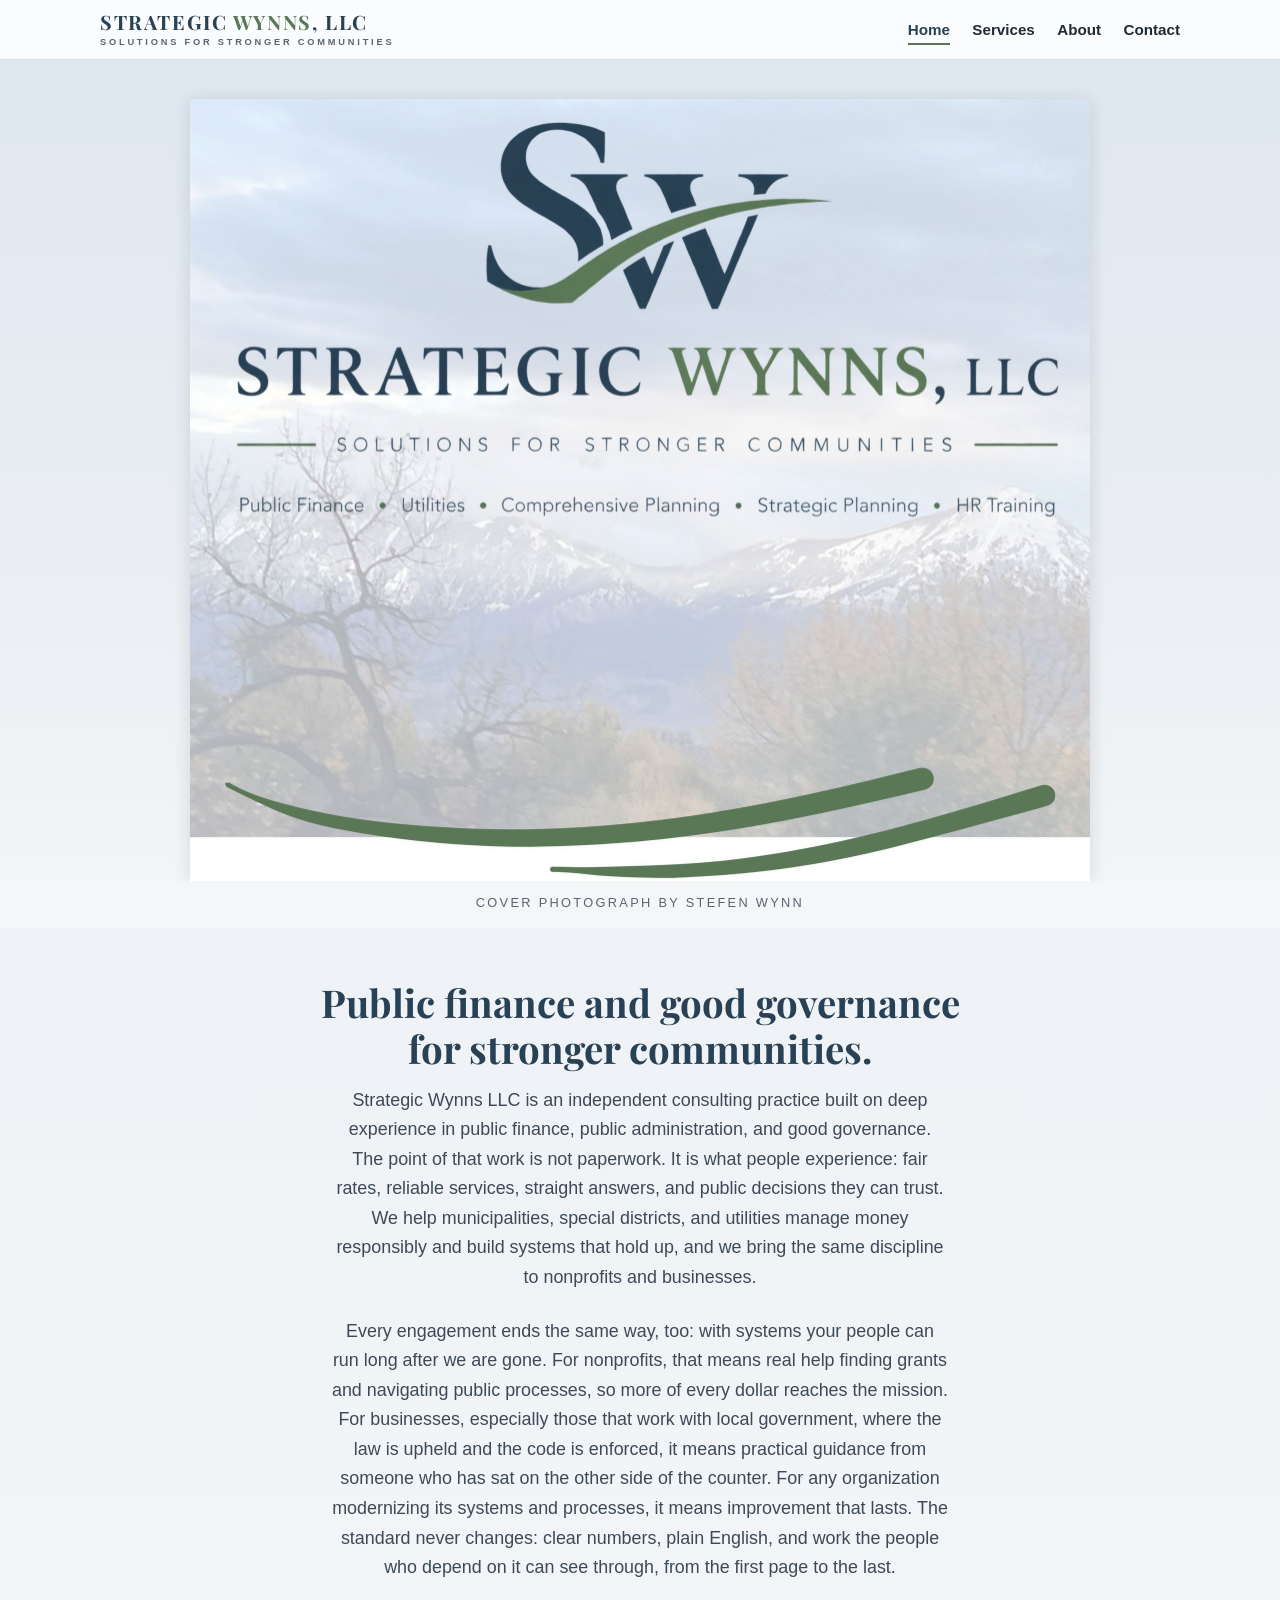
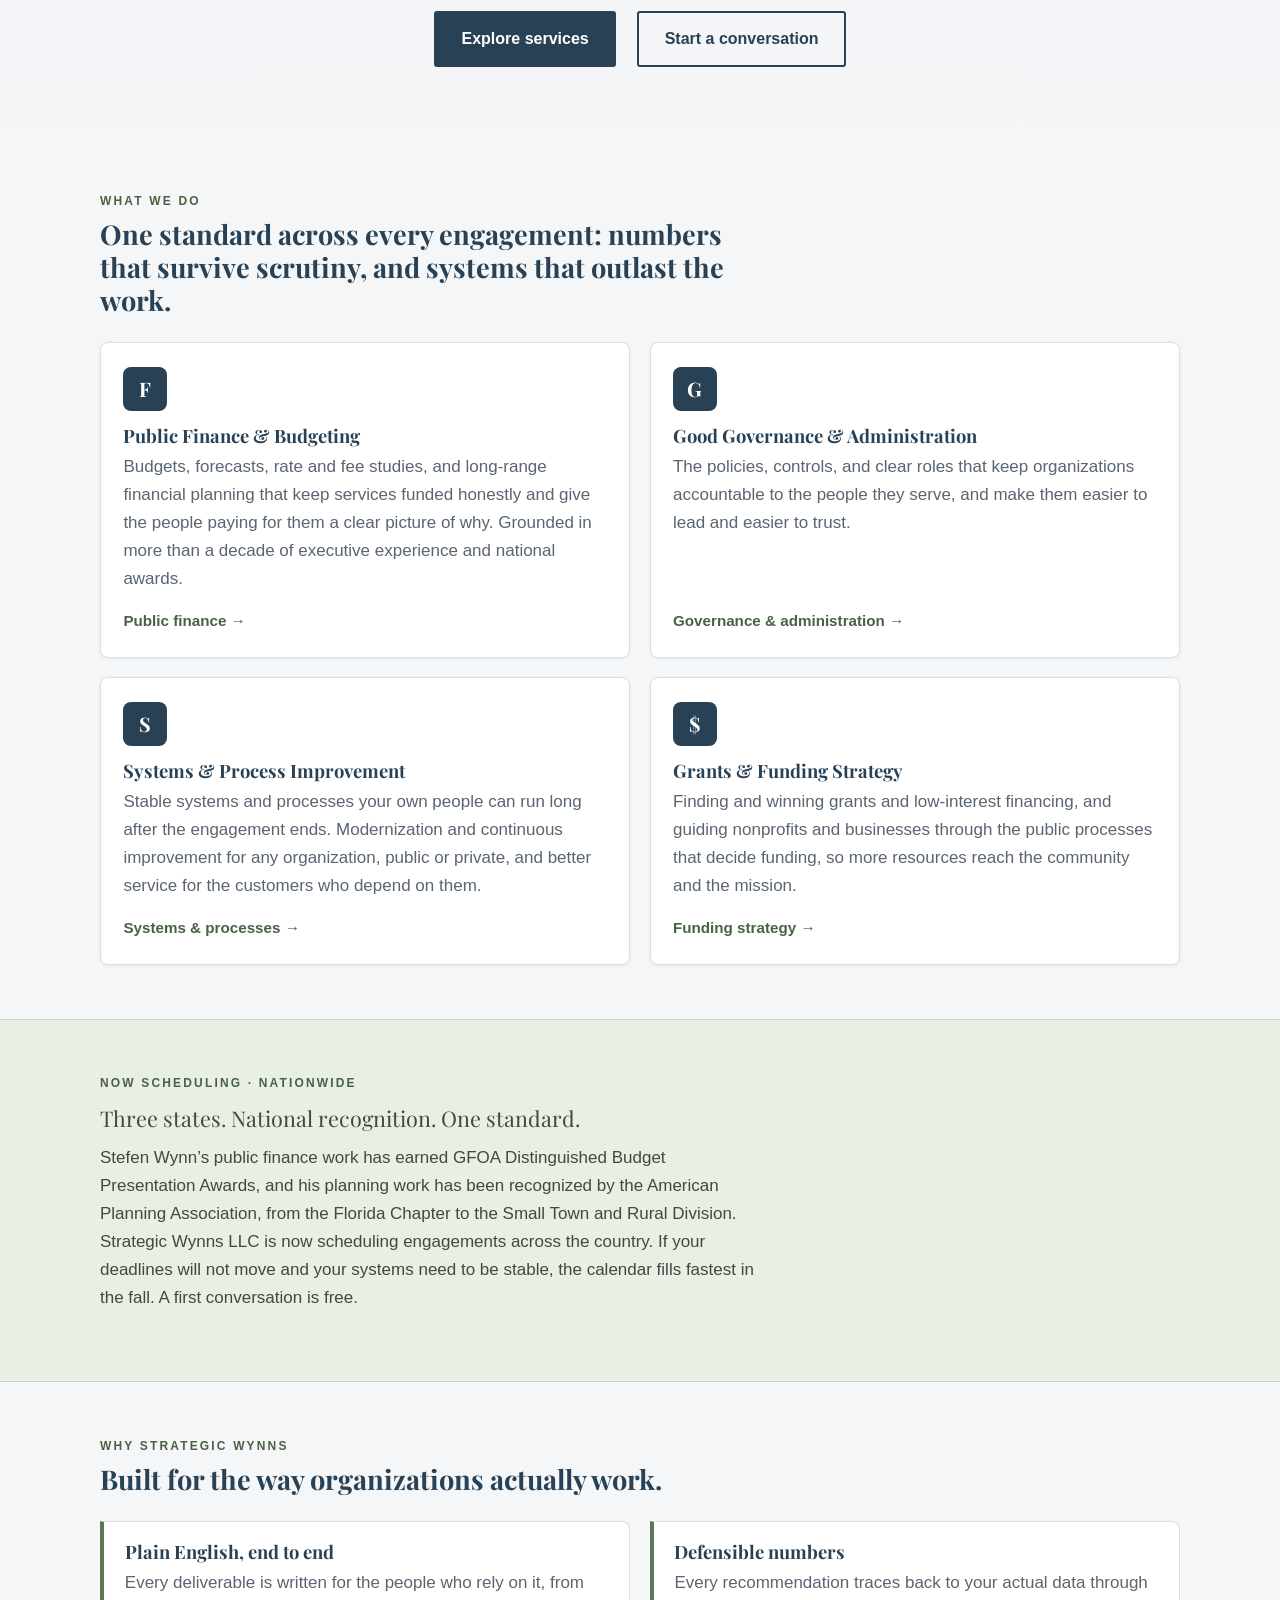
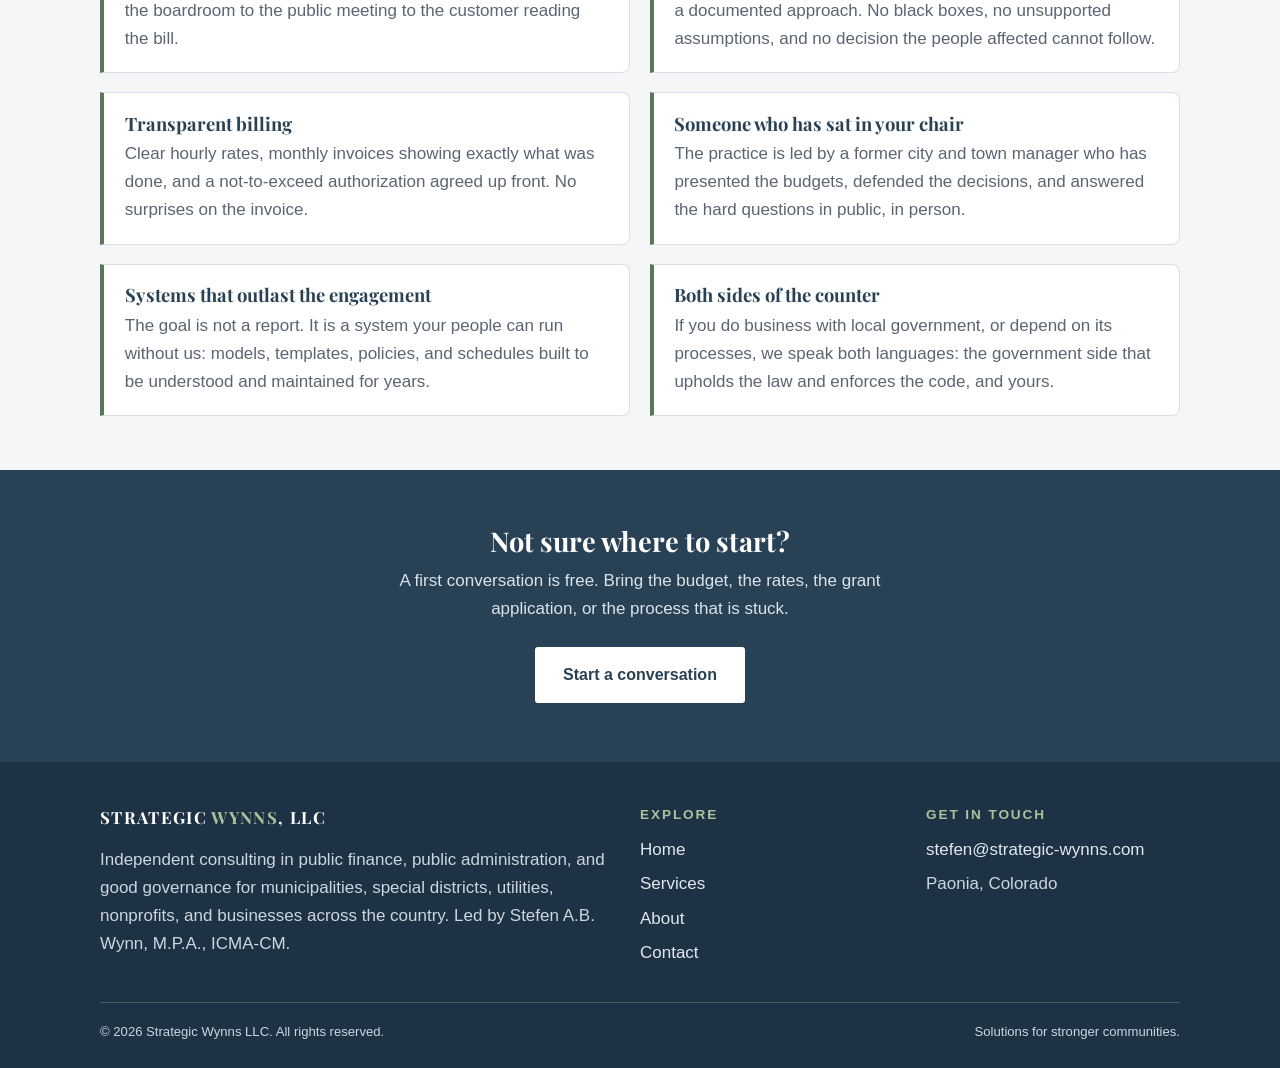
<file: index.html>
<!DOCTYPE html>
<html lang="en">
<head>
<meta charset="utf-8">
<meta name="viewport" content="width=device-width, initial-scale=1">
<title>Strategic Wynns LLC | Public Finance &amp; Governance Consulting</title>
<meta name="description" content="Strategic Wynns LLC serves municipalities, special districts, utilities, nonprofits, and businesses with public finance, budgeting, rate studies, governance, and systems and process improvement. Led by Stefen A.B. Wynn, M.P.A., ICMA-CM.">
<meta name="robots" content="index,follow">
<meta name="theme-color" content="#284155">
<meta property="og:title" content="Strategic Wynns LLC | Public Finance &amp; Governance Consulting">
<meta property="og:description" content="Strategic Wynns LLC serves municipalities, special districts, utilities, nonprofits, and businesses with public finance, budgeting, rate studies, governance, and systems and process improvement. Led by Stefen A.B. Wynn, M.P.A., ICMA-CM.">
<meta property="og:url" content="https://strategic-wynns.com/">
<meta property="og:image" content="https://strategic-wynns.com/assets/cover-top.jpg">
<link rel="canonical" href="https://strategic-wynns.com/">
<link rel="preconnect" href="https://fonts.googleapis.com">
<link rel="preconnect" href="https://fonts.gstatic.com" crossorigin>
<link href="https://fonts.googleapis.com/css2?family=Playfair+Display:wght@600;700;800&display=swap" rel="stylesheet">
<link rel="icon" type="image/png" href="assets/favicon.png">
<link rel="stylesheet" href="assets/styles.css">
</head>
<body>

<a class="skip" href="#main">Skip to content</a>
<header>
  <div class="container nav">
    <a class="brand" href="index.html">
      <span class="wordmark">STRATEGIC <span class="g">WYNNS</span>, LLC<span class="sub">Solutions for Stronger Communities</span></span>
    </a>
    <nav aria-label="Main"><ul><li><a href="index.html" aria-current="page">Home</a></li><li><a href="services.html">Services</a></li><li><a href="about.html">About</a></li><li><a href="contact.html">Contact</a></li></ul></nav>
  </div>
</header>

<main id="main">

<section class="cover-hero">
  <img src="assets/cover.jpg" alt="Strategic Wynns LLC cover artwork: SW monogram, wordmark, and tagline over a mountain landscape. Public Finance · Utilities · Comprehensive Planning · Strategic Planning · HR Training. Cover photograph by Stefen Wynn.">
  <p class="cover-credit">Cover photograph by Stefen Wynn</p>
</section>

<section class="intro">
  <div class="container">
    <h1>Public finance and good governance for stronger communities.</h1>
    <p class="lead">Strategic Wynns LLC is an independent consulting practice built on deep
    experience in public finance, public administration, and good governance. The point of
    that work is not paperwork. It is what people experience: fair rates, reliable services,
    straight answers, and public decisions they can trust. We help municipalities, special
    districts, and utilities manage money responsibly and build systems that hold up, and we
    bring the same discipline to nonprofits and businesses.</p>
    <p class="lead">Every engagement ends the same way, too: with systems your people can run
    long after we are gone. For nonprofits, that means real help finding grants and navigating
    public processes, so more of every dollar reaches the mission. For businesses, especially
    those that work with local government, where the law is upheld and the code is enforced,
    it means practical guidance from someone who has sat on the other side of the counter. For
    any organization modernizing its systems and processes, it means improvement that lasts.
    The standard never changes: clear numbers, plain English, and work the people who depend
    on it can see through, from the first page to the last.</p>
    <p>
      <a class="btn btn-solid" href="services.html">Explore services</a>
      <a class="btn btn-ghost" href="contact.html">Start a conversation</a>
    </p>
  </div>
</section>

<section>
  <div class="container">
    <div class="sec-head">
      <span class="kicker">What we do</span>
      <h2>One standard across every engagement: numbers that survive scrutiny, and systems that outlast the work.</h2>
    </div>
    <div class="cards">
      <div class="card">
        <div class="icon">F</div>
        <h3>Public Finance &amp; Budgeting</h3>
        <p>Budgets, forecasts, rate and fee studies, and long-range financial planning that
        keep services funded honestly and give the people paying for them a clear picture of
        why. Grounded in more than a decade of executive experience and national awards.</p>
        <a class="more" href="services.html#finance">Public finance</a>
      </div>
      <div class="card">
        <div class="icon">G</div>
        <h3>Good Governance &amp; Administration</h3>
        <p>The policies, controls, and clear roles that keep organizations accountable to the
        people they serve, and make them easier to lead and easier to trust.</p>
        <a class="more" href="services.html#governance">Governance &amp; administration</a>
      </div>
      <div class="card">
        <div class="icon">S</div>
        <h3>Systems &amp; Process Improvement</h3>
        <p>Stable systems and processes your own people can run long after the engagement
        ends. Modernization and continuous improvement for any organization, public or
        private, and better service for the customers who depend on them.</p>
        <a class="more" href="services.html#systems">Systems &amp; processes</a>
      </div>
      <div class="card">
        <div class="icon">$</div>
        <h3>Grants &amp; Funding Strategy</h3>
        <p>Finding and winning grants and low-interest financing, and guiding nonprofits and
        businesses through the public processes that decide funding, so more resources reach
        the community and the mission.</p>
        <a class="more" href="services.html#grants">Funding strategy</a>
      </div>
    </div>
  </div>
</section>

<!-- Standing policy: no client names on the site unless the client approves -->
<section class="band">
  <div class="container">
    <span class="kicker">Now scheduling &middot; nationwide</span>
    <p class="work-line">Three states. National recognition. One standard.</p>
    <p>Stefen Wynn&rsquo;s public finance work has earned GFOA Distinguished Budget
    Presentation Awards, and his planning work has been recognized by the American Planning
    Association, from the Florida Chapter to the Small Town and Rural Division. Strategic
    Wynns LLC is now scheduling engagements across the country. If your deadlines will not
    move and your systems need to be stable, the calendar fills fastest in the fall. A first
    conversation is free.</p>
  </div>
</section>

<section>
  <div class="container">
    <div class="sec-head">
      <span class="kicker">Why Strategic Wynns</span>
      <h2>Built for the way organizations actually work.</h2>
    </div>
    <div class="values">
      <div class="value">
        <h3>Plain English, end to end</h3>
        <p>Every deliverable is written for the people who rely on it, from the boardroom to
        the public meeting to the customer reading the bill.</p>
      </div>
      <div class="value">
        <h3>Defensible numbers</h3>
        <p>Every recommendation traces back to your actual data through a documented approach.
        No black boxes, no unsupported assumptions, and no decision the people affected cannot
        follow.</p>
      </div>
      <div class="value">
        <h3>Transparent billing</h3>
        <p>Clear hourly rates, monthly invoices showing exactly what was done, and a
        not-to-exceed authorization agreed up front. No surprises on the invoice.</p>
      </div>
      <div class="value">
        <h3>Someone who has sat in your chair</h3>
        <p>The practice is led by a former city and town manager who has presented the
        budgets, defended the decisions, and answered the hard questions in public, in
        person.</p>
      </div>
      <div class="value">
        <h3>Systems that outlast the engagement</h3>
        <p>The goal is not a report. It is a system your people can run without us: models,
        templates, policies, and schedules built to be understood and maintained for years.</p>
      </div>
      <div class="value">
        <h3>Both sides of the counter</h3>
        <p>If you do business with local government, or depend on its processes, we speak both
        languages: the government side that upholds the law and enforces the code, and
        yours.</p>
      </div>
    </div>
  </div>
</section>

<section class="cta">
  <div class="container">
    <h2>Not sure where to start?</h2>
    <p>A first conversation is free. Bring the budget, the rates, the grant application, or
    the process that is stuck.</p>
    <a class="btn btn-solid" href="contact.html">Start a conversation</a>
  </div>
</section>

</main>

<footer>
  <div class="container">
    <div class="foot-grid">
      <div>
        <div class="foot-brand">
          <span class="wm">STRATEGIC <span class="g">WYNNS</span>, LLC</span>
        </div>
        <p>Independent consulting in public finance, public administration, and good
        governance for municipalities, special districts, utilities, nonprofits, and
        businesses across the country. Led by Stefen A.B. Wynn, M.P.A., ICMA-CM.</p>
      </div>
      <div>
        <h4>Explore</h4>
        <ul>
          <li><a href="index.html">Home</a></li>
          <li><a href="services.html">Services</a></li>
          <li><a href="about.html">About</a></li>
          <li><a href="contact.html">Contact</a></li>
        </ul>
      </div>
      <div>
        <h4>Get in touch</h4>
        <ul>
          <li><a href="mailto:stefen@strategic-wynns.com">stefen@strategic-wynns.com</a></li>
          <li>Paonia, Colorado</li>
        </ul>
      </div>
    </div>
    <div class="fineprint">
      <span>&copy; 2026 Strategic Wynns LLC. All rights reserved.</span>
      <span>Solutions for stronger communities.</span>
    </div>
  </div>
</footer>

</body>
</html>
</file>
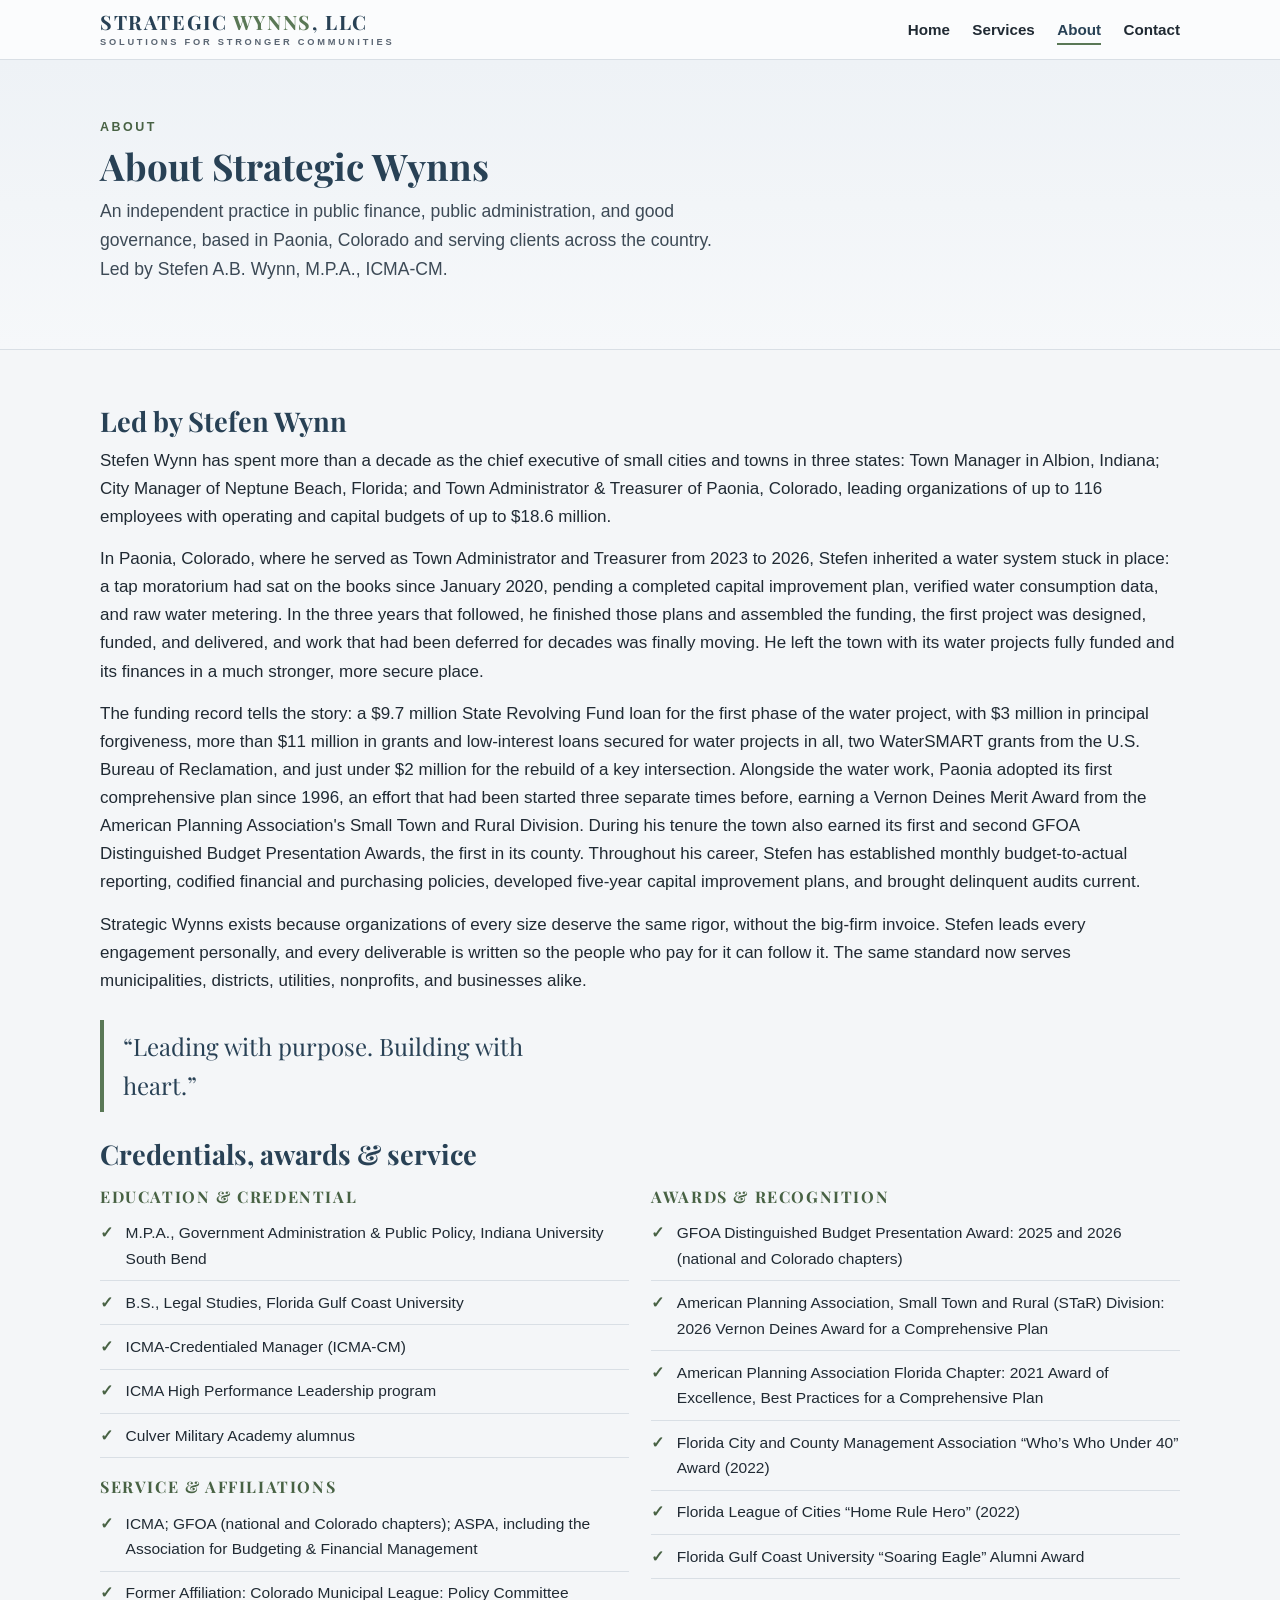
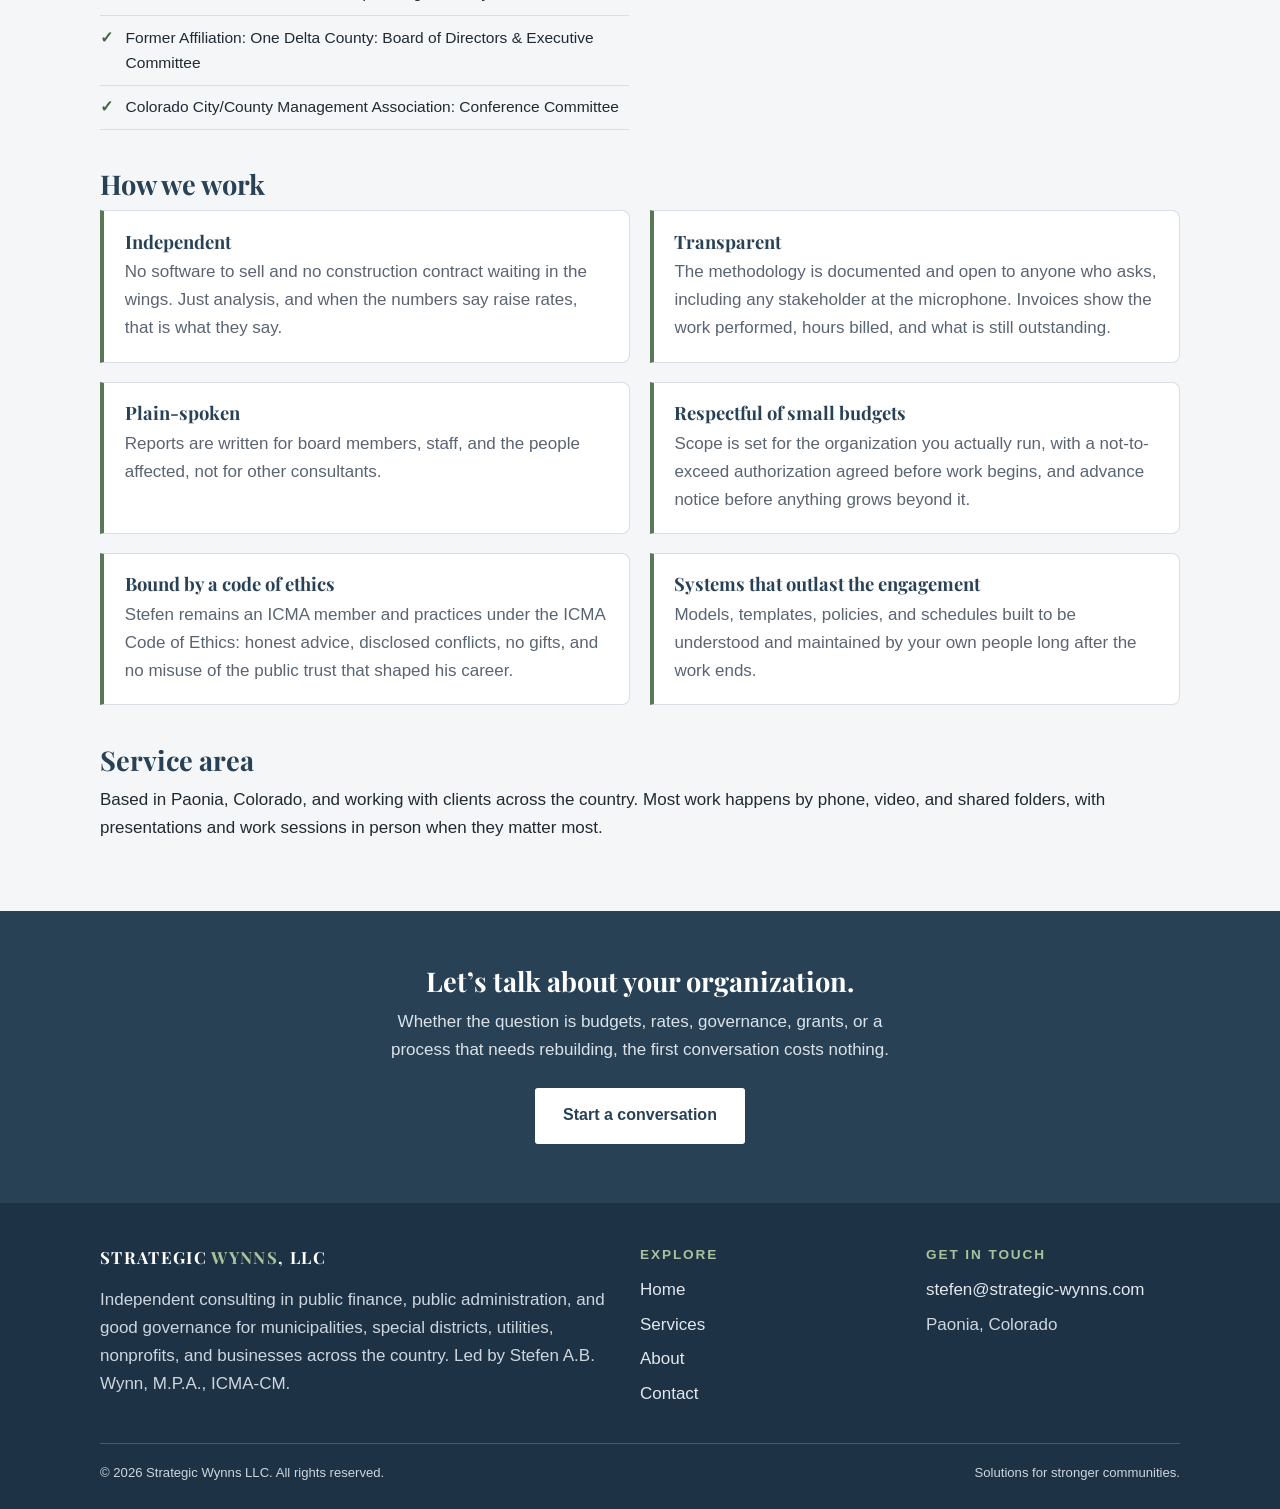
<file: about.html>
<!DOCTYPE html>
<html lang="en">
<head>
<meta charset="utf-8">
<meta name="viewport" content="width=device-width, initial-scale=1">
<title>About | Strategic Wynns LLC | Stefen A.B. Wynn, M.P.A., ICMA-CM</title>
<meta name="description" content="About Strategic Wynns LLC: an independent practice in public finance, public administration, and good governance, led by Stefen A.B. Wynn, M.P.A., ICMA-Credentialed Manager, with more than a decade leading organizations in three states.">
<meta name="robots" content="index,follow">
<meta name="theme-color" content="#284155">
<meta property="og:title" content="About | Strategic Wynns LLC | Stefen A.B. Wynn, M.P.A., ICMA-CM">
<meta property="og:description" content="About Strategic Wynns LLC: an independent practice in public finance, public administration, and good governance, led by Stefen A.B. Wynn, M.P.A., ICMA-Credentialed Manager, with more than a decade leading organizations in three states.">
<meta property="og:url" content="https://strategic-wynns.com/about.html">
<meta property="og:image" content="https://strategic-wynns.com/assets/cover-top.jpg">
<link rel="canonical" href="https://strategic-wynns.com/about.html">
<link rel="preconnect" href="https://fonts.googleapis.com">
<link rel="preconnect" href="https://fonts.gstatic.com" crossorigin>
<link href="https://fonts.googleapis.com/css2?family=Playfair+Display:wght@600;700;800&display=swap" rel="stylesheet">
<link rel="icon" type="image/png" href="assets/favicon.png">
<link rel="stylesheet" href="assets/styles.css">
</head>
<body>

<a class="skip" href="#main">Skip to content</a>
<header>
  <div class="container nav">
    <a class="brand" href="index.html">
      <span class="wordmark">STRATEGIC <span class="g">WYNNS</span>, LLC<span class="sub">Solutions for Stronger Communities</span></span>
    </a>
    <nav aria-label="Main"><ul><li><a href="index.html">Home</a></li><li><a href="services.html">Services</a></li><li><a href="about.html" aria-current="page">About</a></li><li><a href="contact.html">Contact</a></li></ul></nav>
  </div>
</header>

<main id="main">

<section class="page-head">
  <div class="container">
    <span class="eyebrow">About</span>
    <h1>About Strategic Wynns</h1>
    <p class="lead">An independent practice in public finance, public administration, and good
    governance, based in Paonia, Colorado and serving clients across the country. Led by
    Stefen A.B. Wynn, M.P.A., ICMA-CM.</p>
  </div>
</section>

<section>
  <div class="container">
    <h2>Led by Stefen Wynn</h2>
    <p>Stefen Wynn has spent more than a decade as the chief executive of small cities and
    towns in three states: Town Manager in Albion, Indiana; City Manager of Neptune Beach,
    Florida; and Town Administrator &amp; Treasurer of Paonia, Colorado, leading organizations
    of up to 116 employees with operating and capital budgets of up to $18.6 million.</p>
    <p><p>In Paonia, Colorado, where he served as Town Administrator and Treasurer from 2023 to
    2026, Stefen inherited a water system stuck in place: a tap moratorium had sat on the books
    since January 2020, pending a completed capital improvement plan, verified water
    consumption data, and raw water metering. In the three years that followed, he finished
    those plans and assembled the funding, the first project was designed, funded, and
    delivered, and work that had been deferred for decades was finally moving. He left the town
    with its water projects fully funded and its finances in a much stronger,
    more secure place.</p>
    <p>The funding record tells the story: a $9.7 million State Revolving Fund loan for the
    first phase of the water project, with $3 million in principal forgiveness, more than
    $11 million in grants and low-interest loans secured for water projects in all, two WaterSMART grants from the U.S. Bureau of Reclamation, and just under $2 million
    for the rebuild of a key intersection. Alongside the water work, Paonia adopted its first
    comprehensive plan since 1996, an effort that had been started three separate times before,
    earning a Vernon Deines Merit Award from the American Planning Association's Small Town and
    Rural Division. During his tenure the town also earned its first and second GFOA
    Distinguished Budget Presentation Awards, the first in its county. Throughout his career,
    Stefen has established monthly budget-to-actual reporting, codified financial and
    purchasing policies, developed five-year capital improvement plans, and brought delinquent
    audits current.</p>
    <p>Strategic Wynns exists because organizations of every size deserve the same rigor,
    without the big-firm invoice. Stefen leads every engagement personally, and every
    deliverable is written so the people who pay for it can follow it. The same standard now
    serves municipalities, districts, utilities, nonprofits, and businesses alike.</p>

    <blockquote class="pull">&ldquo;Leading with purpose. Building with heart.&rdquo;</blockquote>

    <h2>Credentials, awards &amp; service</h2>
    <div class="cred-grid">
      <div>
        <h3>Education &amp; credential</h3>
        <ul>
          <li>M.P.A., Government Administration &amp; Public Policy, Indiana University South Bend</li>
          <li>B.S., Legal Studies, Florida Gulf Coast University</li>
          <li>ICMA-Credentialed Manager (ICMA-CM)</li>
          <li>ICMA High Performance Leadership program</li>
          <li>Culver Military Academy alumnus</li>
        </ul>
        <h3 style="margin-top:1.2rem">Service &amp; affiliations</h3>
        <ul>
          <li>ICMA; GFOA (national and Colorado chapters); ASPA, including the Association for Budgeting &amp; Financial Management</li>
          <li>Former Affiliation: Colorado Municipal League: Policy Committee</li>
          <li>Former Affiliation: One Delta County: Board of Directors &amp; Executive Committee</li>
          <li>Colorado City/County Management Association: Conference Committee</li>
        </ul>
      </div>
      <div>
        <h3>Awards &amp; recognition</h3>
        <ul>
          <li>GFOA Distinguished Budget Presentation Award: 2025 and 2026 (national and Colorado chapters)</li>
          <li>American Planning Association, Small Town and Rural (STaR) Division: 2026 Vernon Deines Award for a Comprehensive Plan</li>
          <li>American Planning Association Florida Chapter: 2021 Award of Excellence, Best Practices for a Comprehensive Plan</li>
          <li>Florida City and County Management Association &ldquo;Who&rsquo;s Who Under 40&rdquo; Award (2022)</li>
          <li>Florida League of Cities &ldquo;Home Rule Hero&rdquo; (2022)</li>
          <li>Florida Gulf Coast University &ldquo;Soaring Eagle&rdquo; Alumni Award</li>
        </ul>
      </div>
    </div>

    <h2 style="margin-top:2.4rem">How we work</h2>
    <div class="values">
      <div class="value">
        <h3>Independent</h3>
        <p>No software to sell and no construction contract waiting in the wings. Just
        analysis, and when the numbers say raise rates, that is what they say.</p>
      </div>
      <div class="value">
        <h3>Transparent</h3>
        <p>The methodology is documented and open to anyone who asks, including any stakeholder
        at the microphone. Invoices show the work performed, hours billed, and what is still
        outstanding.</p>
      </div>
      <div class="value">
        <h3>Plain-spoken</h3>
        <p>Reports are written for board members, staff, and the people affected, not for
        other consultants.</p>
      </div>
      <div class="value">
        <h3>Respectful of small budgets</h3>
        <p>Scope is set for the organization you actually run, with a not-to-exceed
        authorization agreed before work begins, and advance notice before anything grows
        beyond it.</p>
      </div>
      <div class="value">
        <h3>Bound by a code of ethics</h3>
        <p>Stefen remains an ICMA member and practices under the ICMA Code of Ethics: honest
        advice, disclosed conflicts, no gifts, and no misuse of the public trust that shaped
        his career.</p>
      </div>
      <div class="value">
        <h3>Systems that outlast the engagement</h3>
        <p>Models, templates, policies, and schedules built to be understood and maintained by
        your own people long after the work ends.</p>
      </div>
    </div>

    <h2 style="margin-top:2.4rem">Service area</h2>
    <p>Based in Paonia, Colorado, and working with clients across the country. Most work
    happens by phone, video, and shared folders, with presentations and work sessions in
    person when they matter most.</p>
  </div>
</section>

<section class="cta">
  <div class="container">
    <h2>Let&rsquo;s talk about your organization.</h2>
    <p>Whether the question is budgets, rates, governance, grants, or a process that needs
    rebuilding, the first conversation costs nothing.</p>
    <a class="btn btn-solid" href="contact.html">Start a conversation</a>
  </div>
</section>

</main>

<footer>
  <div class="container">
    <div class="foot-grid">
      <div>
        <div class="foot-brand">
          <span class="wm">STRATEGIC <span class="g">WYNNS</span>, LLC</span>
        </div>
        <p>Independent consulting in public finance, public administration, and good
        governance for municipalities, special districts, utilities, nonprofits, and
        businesses across the country. Led by Stefen A.B. Wynn, M.P.A., ICMA-CM.</p>
      </div>
      <div>
        <h4>Explore</h4>
        <ul>
          <li><a href="index.html">Home</a></li>
          <li><a href="services.html">Services</a></li>
          <li><a href="about.html">About</a></li>
          <li><a href="contact.html">Contact</a></li>
        </ul>
      </div>
      <div>
        <h4>Get in touch</h4>
        <ul>
          <li><a href="mailto:stefen@strategic-wynns.com">stefen@strategic-wynns.com</a></li>
          <li>Paonia, Colorado</li>
        </ul>
      </div>
    </div>
    <div class="fineprint">
      <span>&copy; 2026 Strategic Wynns LLC. All rights reserved.</span>
      <span>Solutions for stronger communities.</span>
    </div>
  </div>
</footer>

</body>
</html>
</file>
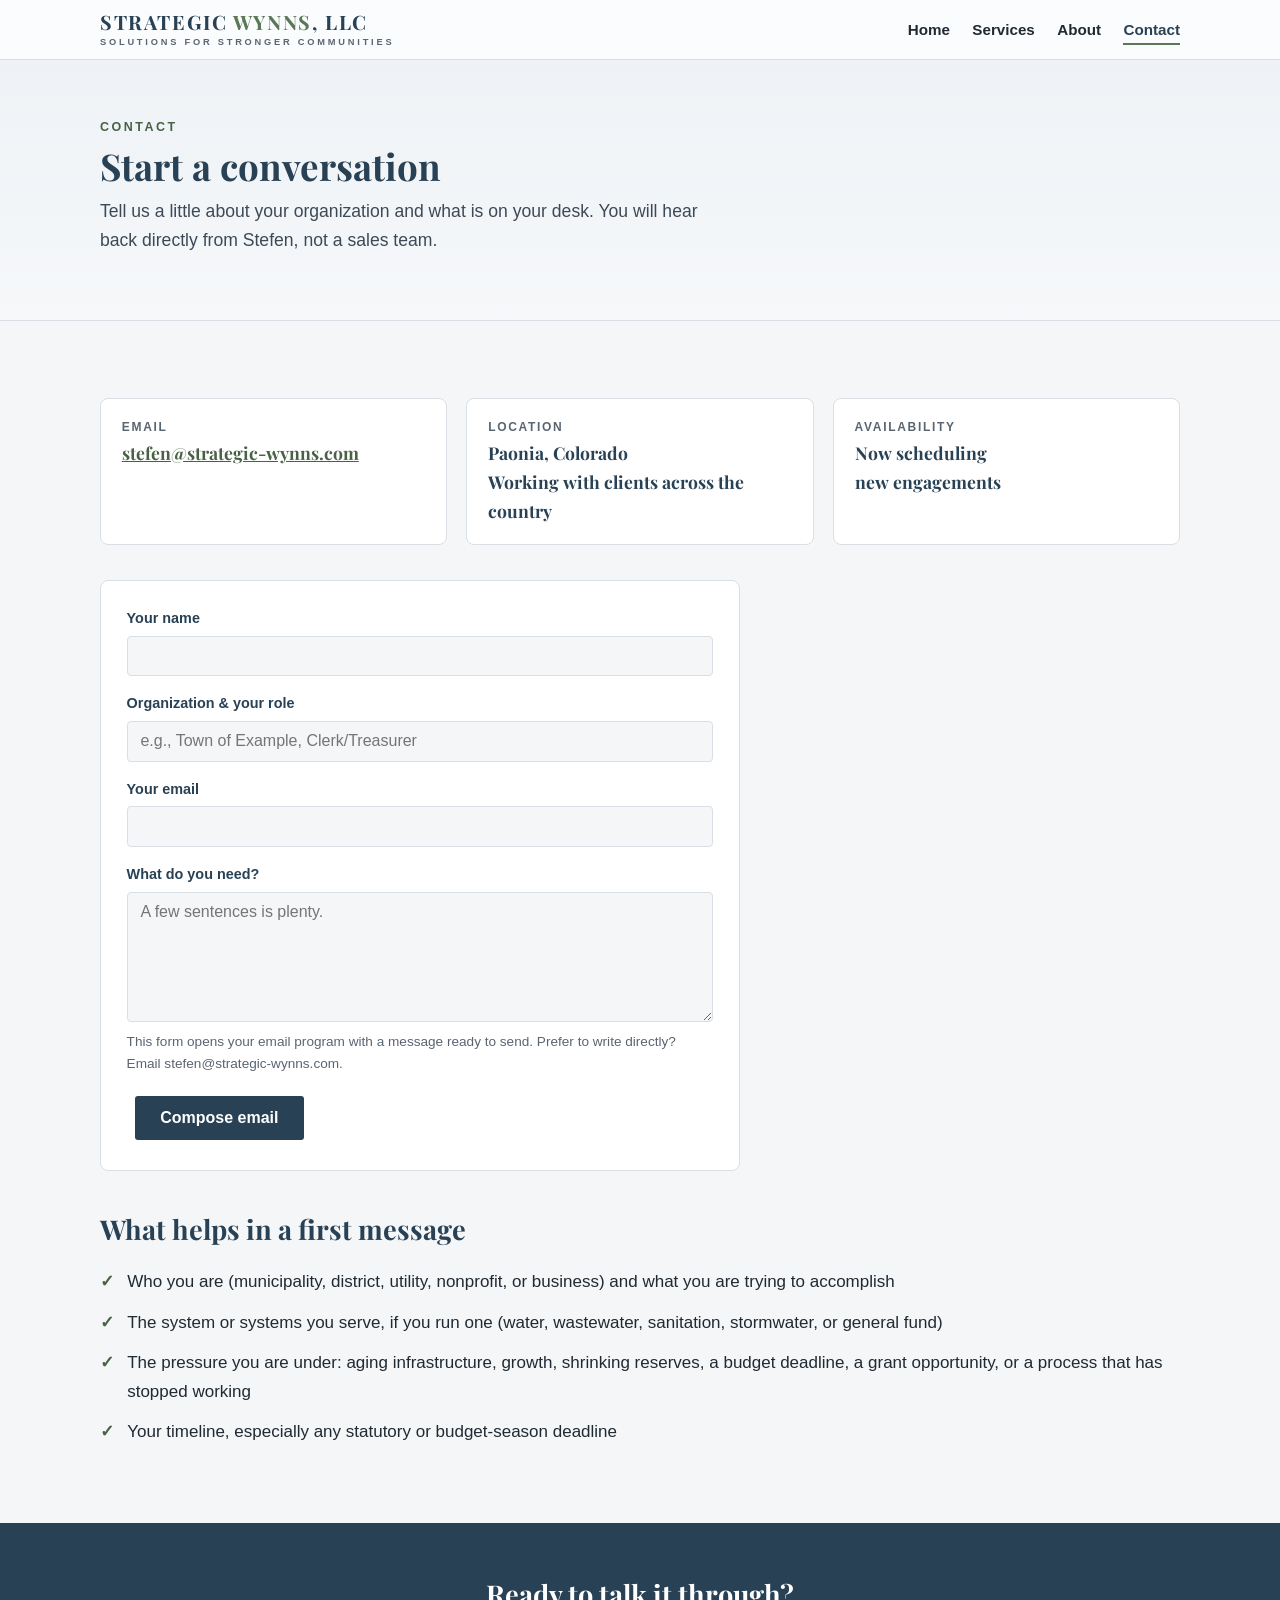
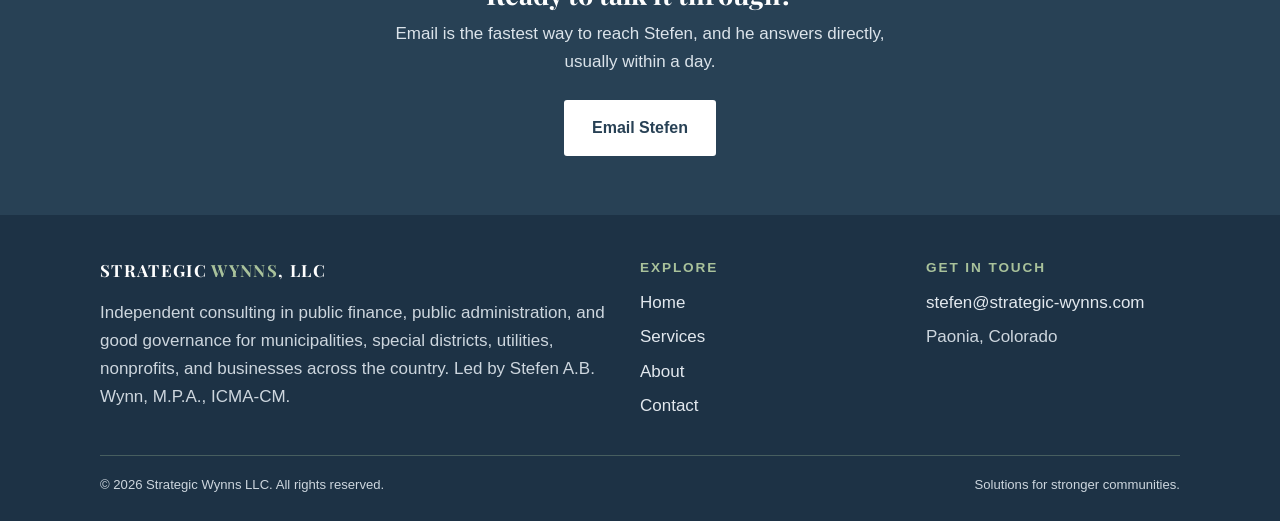
<file: contact.html>
<!DOCTYPE html>
<html lang="en">
<head>
<meta charset="utf-8">
<meta name="viewport" content="width=device-width, initial-scale=1">
<title>Contact | Strategic Wynns LLC</title>
<meta name="description" content="Contact Strategic Wynns LLC for public finance, governance, systems improvement, and funding strategy. Based in Paonia, Colorado, working with clients across the country.">
<meta name="robots" content="index,follow">
<meta name="theme-color" content="#284155">
<meta property="og:title" content="Contact | Strategic Wynns LLC">
<meta property="og:description" content="Contact Strategic Wynns LLC for public finance, governance, systems improvement, and funding strategy. Based in Paonia, Colorado, working with clients across the country.">
<meta property="og:url" content="https://strategic-wynns.com/contact.html">
<meta property="og:image" content="https://strategic-wynns.com/assets/cover-top.jpg">
<link rel="canonical" href="https://strategic-wynns.com/contact.html">
<link rel="preconnect" href="https://fonts.googleapis.com">
<link rel="preconnect" href="https://fonts.gstatic.com" crossorigin>
<link href="https://fonts.googleapis.com/css2?family=Playfair+Display:wght@600;700;800&display=swap" rel="stylesheet">
<link rel="icon" type="image/png" href="assets/favicon.png">
<link rel="stylesheet" href="assets/styles.css">
</head>
<body>

<a class="skip" href="#main">Skip to content</a>
<header>
  <div class="container nav">
    <a class="brand" href="index.html">
      <span class="wordmark">STRATEGIC <span class="g">WYNNS</span>, LLC<span class="sub">Solutions for Stronger Communities</span></span>
    </a>
    <nav aria-label="Main"><ul><li><a href="index.html">Home</a></li><li><a href="services.html">Services</a></li><li><a href="about.html">About</a></li><li><a href="contact.html" aria-current="page">Contact</a></li></ul></nav>
  </div>
</header>

<main id="main">

<section class="page-head">
  <div class="container">
    <span class="eyebrow">Contact</span>
    <h1>Start a conversation</h1>
    <p class="lead">Tell us a little about your organization and what is on your desk.
    You will hear back directly from Stefen, not a sales team.</p>
  </div>
</section>

<section>
  <div class="container">
    <div class="methods">
      <div class="method">
        <div class="label">Email</div>
        <div class="val"><a href="mailto:stefen@strategic-wynns.com">stefen@strategic-wynns.com</a></div>
      </div>
      <div class="method">
        <div class="label">Location</div>
        <div class="val">Paonia, Colorado<br>Working with clients across the country</div>
      </div>
      <div class="method">
        <div class="label">Availability</div>
        <div class="val">Now scheduling<br>new engagements</div>
      </div>
    </div>

    <form id="contactForm" onsubmit="return sendMail(event)">
      <div class="field">
        <label for="f-name">Your name</label>
        <input type="text" id="f-name" name="name" required>
      </div>
      <div class="field">
        <label for="f-org">Organization &amp; your role</label>
        <input type="text" id="f-org" name="org" placeholder="e.g., Town of Example, Clerk/Treasurer">
      </div>
      <div class="field">
        <label for="f-email">Your email</label>
        <input type="email" id="f-email" name="email" required>
      </div>
      <div class="field">
        <label for="f-msg">What do you need?</label>
        <textarea id="f-msg" name="message" required placeholder="A few sentences is plenty."></textarea>
        <p class="hint">This form opens your email program with a message ready to send.
        Prefer to write directly? Email stefen@strategic-wynns.com.</p>
      </div>
      <button class="btn btn-solid" type="submit" style="border:none;cursor:pointer">Compose email</button>
    </form>
    <script>
      function sendMail(e){
        e.preventDefault();
        var f = document.getElementById('contactForm');
        var body = 'Name: ' + f['name'].value + '\nOrganization: ' + f['org'].value +
                   '\nEmail: ' + f['email'].value + '\n\n' + f['message'].value;
        var subject = 'Inquiry from ' + (f['org'].value || f['name'].value);
        window.location.href = 'mailto:stefen@strategic-wynns.com?subject=' + encodeURIComponent(subject) +
                               '&body=' + encodeURIComponent(body);
        return false;
      }
    </script>

    <h2 style="margin-top:2.6rem">What helps in a first message</h2>
    <ul class="check-list">
      <li>Who you are (municipality, district, utility, nonprofit, or business) and what you are trying to accomplish</li>
      <li>The system or systems you serve, if you run one (water, wastewater, sanitation, stormwater, or general fund)</li>
      <li>The pressure you are under: aging infrastructure, growth, shrinking reserves, a budget deadline, a grant opportunity, or a process that has stopped working</li>
      <li>Your timeline, especially any statutory or budget-season deadline</li>
    </ul>
  </div>
</section>

<section class="cta">
  <div class="container">
    <h2>Ready to talk it through?</h2>
    <p>Email is the fastest way to reach Stefen, and he answers directly, usually within a day.</p>
    <a class="btn btn-solid" href="mailto:stefen@strategic-wynns.com">Email Stefen</a>
  </div>
</section>

</main>

<footer>
  <div class="container">
    <div class="foot-grid">
      <div>
        <div class="foot-brand">
          <span class="wm">STRATEGIC <span class="g">WYNNS</span>, LLC</span>
        </div>
        <p>Independent consulting in public finance, public administration, and good
        governance for municipalities, special districts, utilities, nonprofits, and
        businesses across the country. Led by Stefen A.B. Wynn, M.P.A., ICMA-CM.</p>
      </div>
      <div>
        <h4>Explore</h4>
        <ul>
          <li><a href="index.html">Home</a></li>
          <li><a href="services.html">Services</a></li>
          <li><a href="about.html">About</a></li>
          <li><a href="contact.html">Contact</a></li>
        </ul>
      </div>
      <div>
        <h4>Get in touch</h4>
        <ul>
          <li><a href="mailto:stefen@strategic-wynns.com">stefen@strategic-wynns.com</a></li>
          <li>Paonia, Colorado</li>
        </ul>
      </div>
    </div>
    <div class="fineprint">
      <span>&copy; 2026 Strategic Wynns LLC. All rights reserved.</span>
      <span>Solutions for stronger communities.</span>
    </div>
  </div>
</footer>

</body>
</html>
</file>
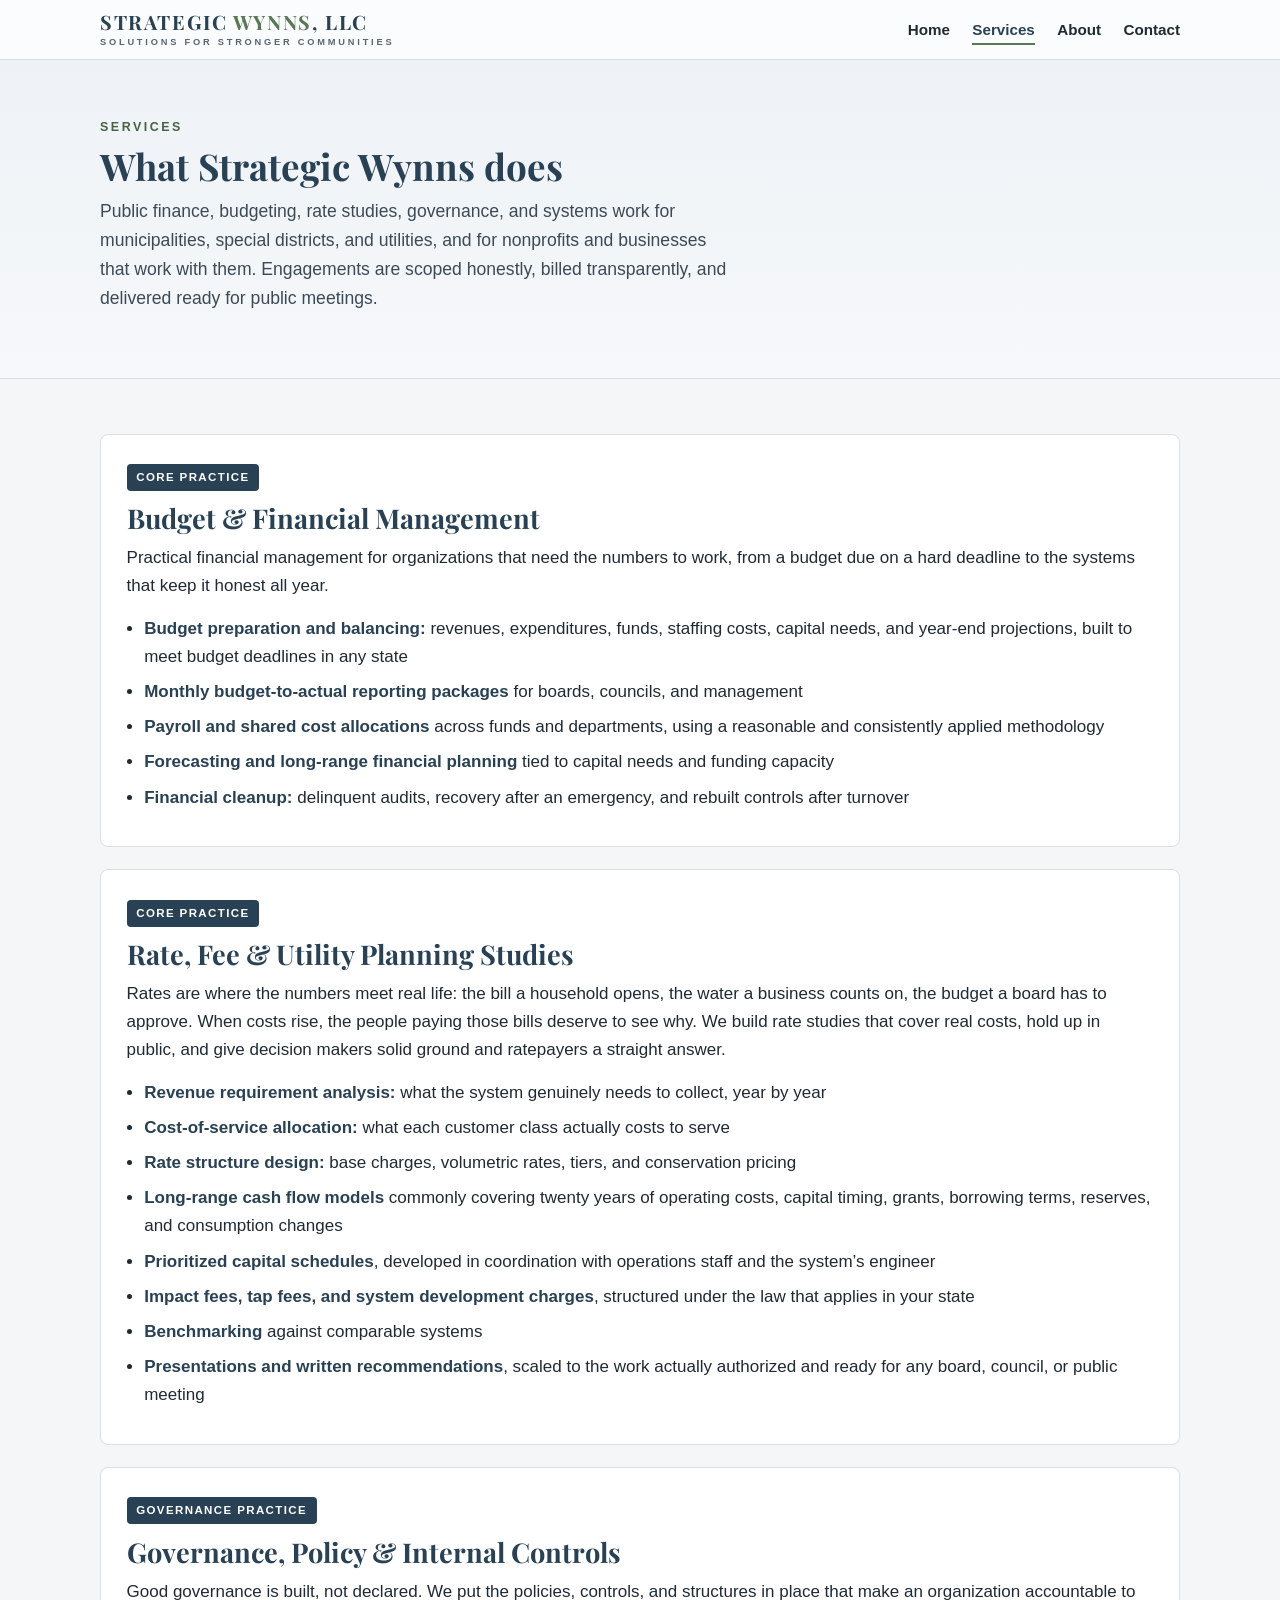
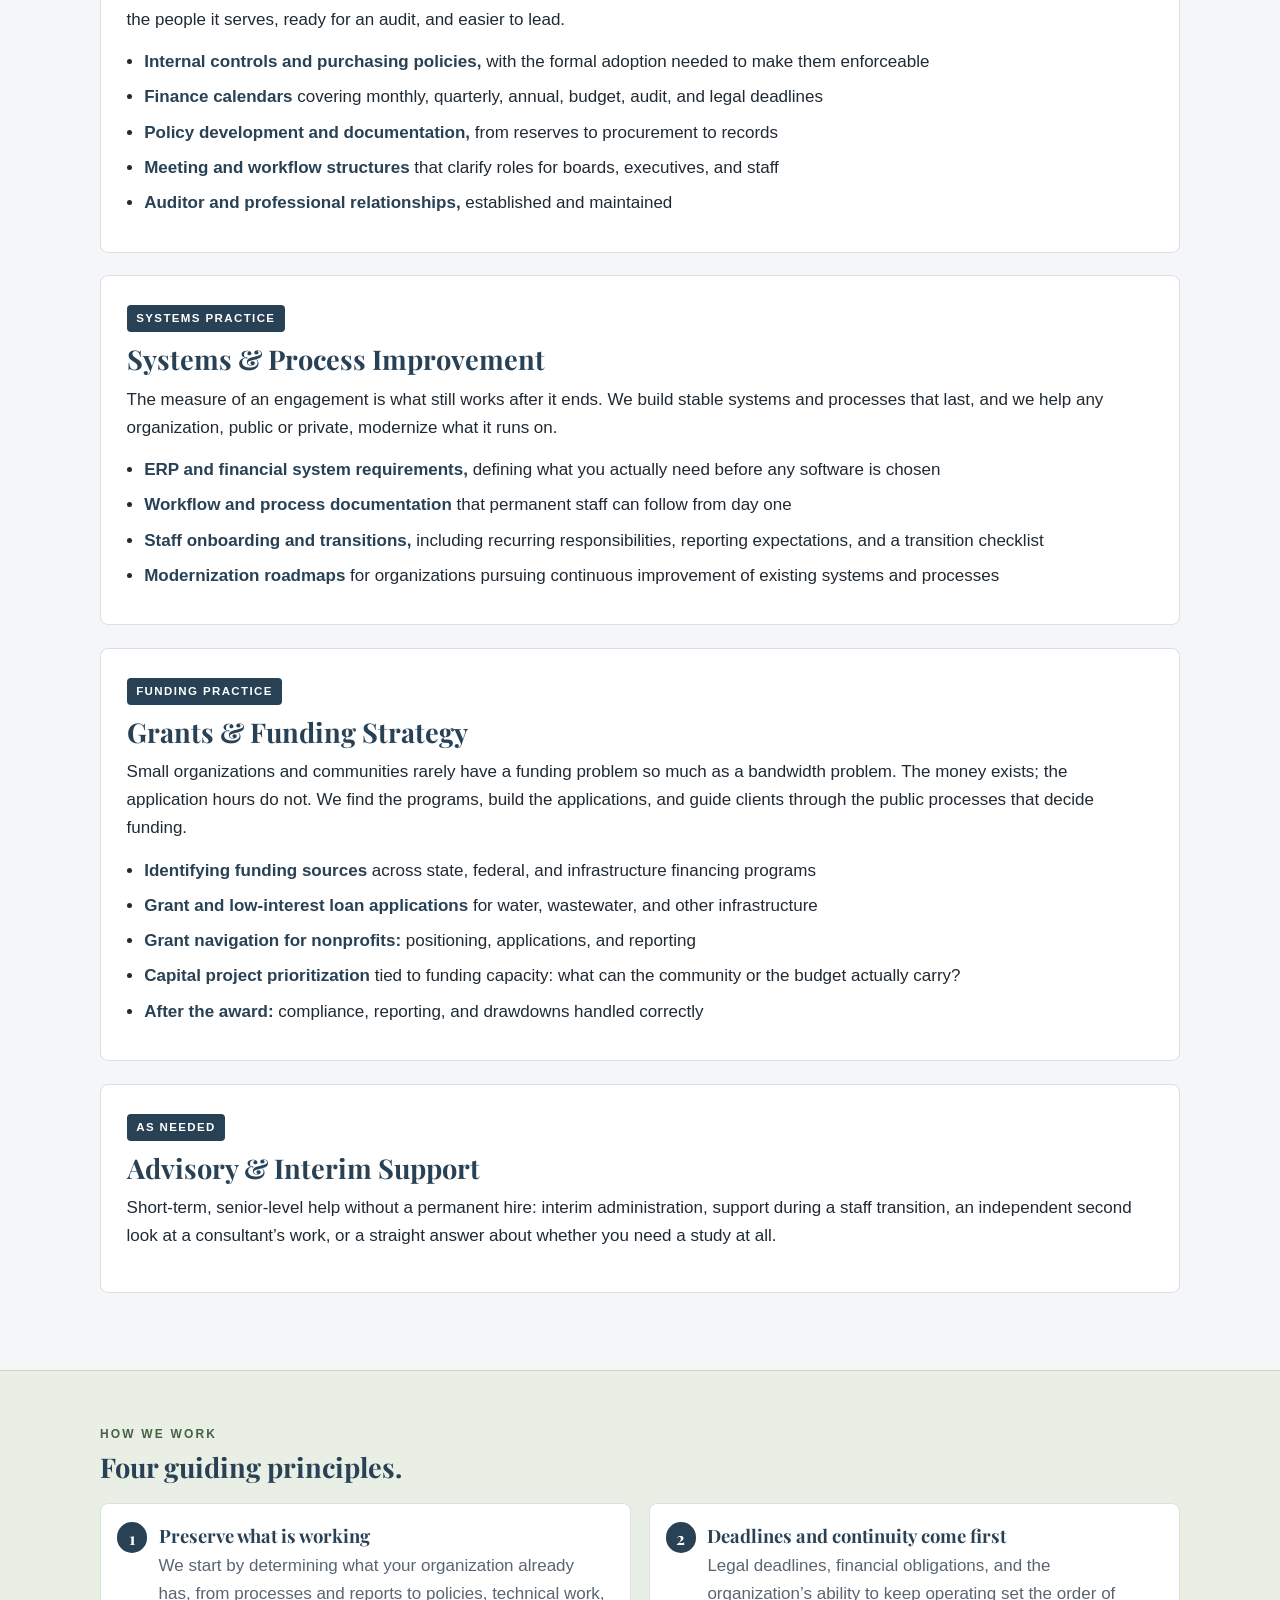
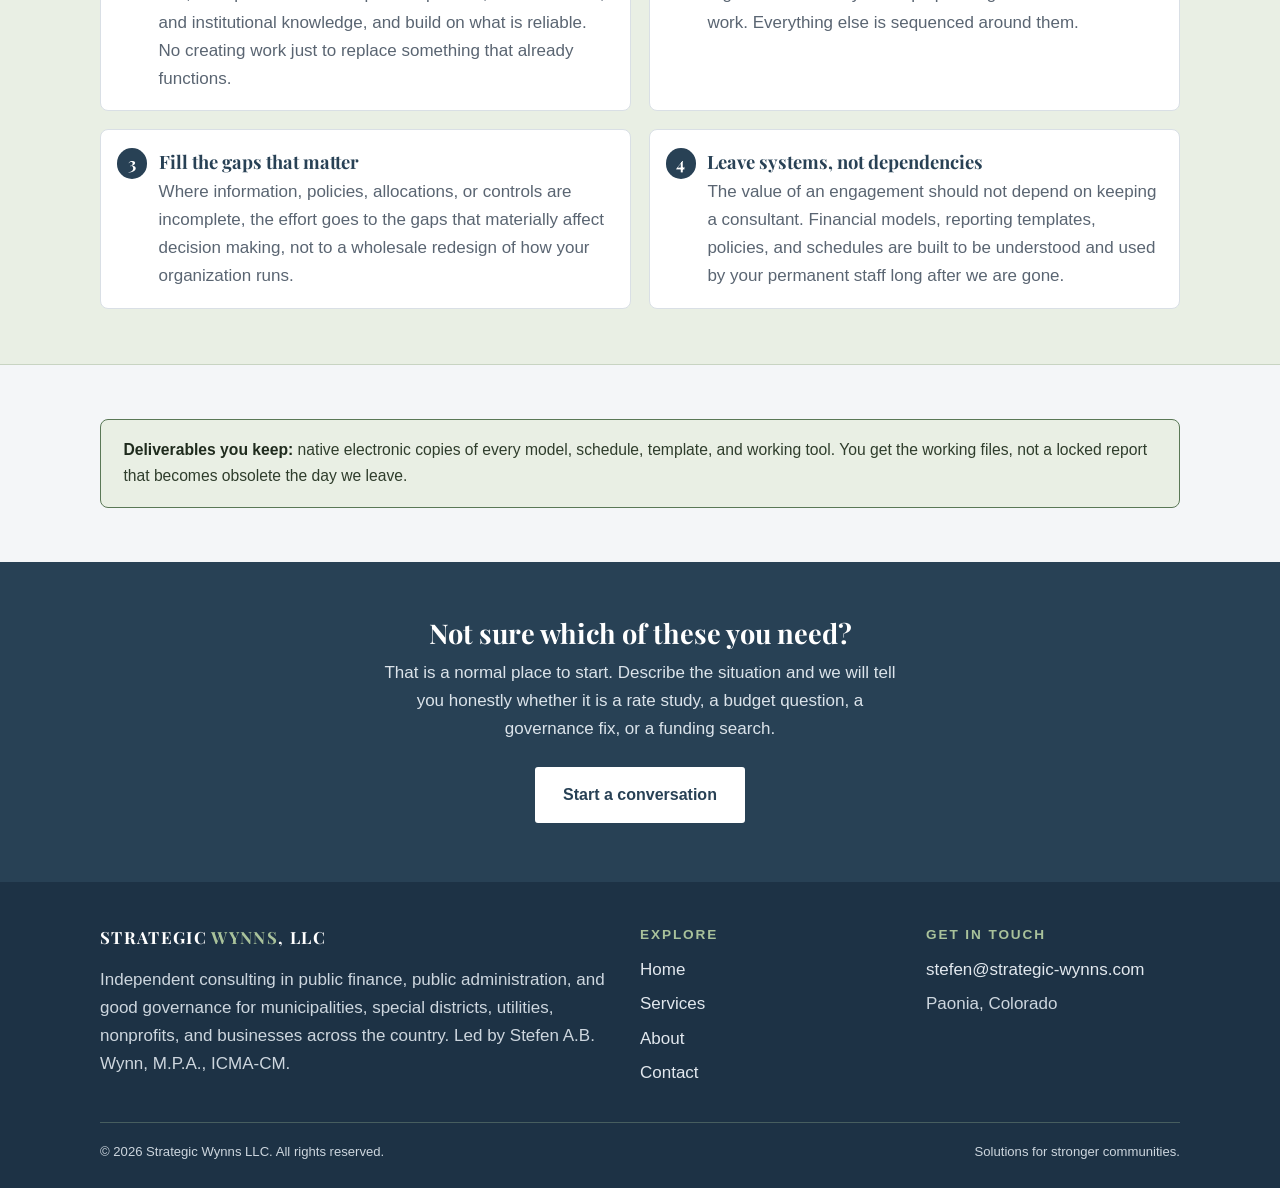
<file: services.html>
<!DOCTYPE html>
<html lang="en">
<head>
<meta charset="utf-8">
<meta name="viewport" content="width=device-width, initial-scale=1">
<title>Services | Public Finance, Governance, Systems | Strategic Wynns LLC</title>
<meta name="description" content="Public finance and budgeting, rate and fee studies, governance and internal controls, systems and process improvement, and grants and funding strategy for local governments, nonprofits, and businesses.">
<meta name="robots" content="index,follow">
<meta name="theme-color" content="#284155">
<meta property="og:title" content="Services | Public Finance, Governance, Systems | Strategic Wynns LLC">
<meta property="og:description" content="Public finance and budgeting, rate and fee studies, governance and internal controls, systems and process improvement, and grants and funding strategy for local governments, nonprofits, and businesses.">
<meta property="og:url" content="https://strategic-wynns.com/services.html">
<meta property="og:image" content="https://strategic-wynns.com/assets/cover-top.jpg">
<link rel="canonical" href="https://strategic-wynns.com/services.html">
<link rel="preconnect" href="https://fonts.googleapis.com">
<link rel="preconnect" href="https://fonts.gstatic.com" crossorigin>
<link href="https://fonts.googleapis.com/css2?family=Playfair+Display:wght@600;700;800&display=swap" rel="stylesheet">
<link rel="icon" type="image/png" href="assets/favicon.png">
<link rel="stylesheet" href="assets/styles.css">
</head>
<body>

<a class="skip" href="#main">Skip to content</a>
<header>
  <div class="container nav">
    <a class="brand" href="index.html">
      <span class="wordmark">STRATEGIC <span class="g">WYNNS</span>, LLC<span class="sub">Solutions for Stronger Communities</span></span>
    </a>
    <nav aria-label="Main"><ul><li><a href="index.html">Home</a></li><li><a href="services.html" aria-current="page">Services</a></li><li><a href="about.html">About</a></li><li><a href="contact.html">Contact</a></li></ul></nav>
  </div>
</header>

<main id="main">

<section class="page-head">
  <div class="container">
    <span class="eyebrow">Services</span>
    <h1>What Strategic Wynns does</h1>
    <p class="lead">Public finance, budgeting, rate studies, governance, and systems work for
    municipalities, special districts, and utilities, and for nonprofits and businesses that
    work with them. Engagements are scoped honestly, billed transparently, and delivered ready
    for public meetings.</p>
  </div>
</section>

<section>
  <div class="container">
    <div class="svc" id="finance">
      <span class="tag">Core practice</span>
      <h2>Budget &amp; Financial Management</h2>
      <p>Practical financial management for organizations that need the numbers to work, from
      a budget due on a hard deadline to the systems that keep it honest all year.</p>
      <ul>
        <li><b>Budget preparation and balancing:</b> revenues, expenditures, funds, staffing costs, capital needs, and year-end projections, built to meet budget deadlines in any state</li>
        <li><b>Monthly budget-to-actual reporting packages</b> for boards, councils, and management</li>
        <li><b>Payroll and shared cost allocations</b> across funds and departments, using a reasonable and consistently applied methodology</li>
        <li><b>Forecasting and long-range financial planning</b> tied to capital needs and funding capacity</li>
        <li><b>Financial cleanup:</b> delinquent audits, recovery after an emergency, and rebuilt controls after turnover</li>
      </ul>
    </div>

    <div class="svc" id="rates">
      <span class="tag">Core practice</span>
      <h2>Rate, Fee &amp; Utility Planning Studies</h2>
      <p>Rates are where the numbers meet real life: the bill a household opens, the water a
      business counts on, the budget a board has to approve. When costs rise, the people
      paying those bills deserve to see why. We build rate studies that cover real costs, hold
      up in public, and give decision makers solid ground and ratepayers a straight
      answer.</p>
      <ul>
        <li><b>Revenue requirement analysis:</b> what the system genuinely needs to collect, year by year</li>
        <li><b>Cost-of-service allocation:</b> what each customer class actually costs to serve</li>
        <li><b>Rate structure design:</b> base charges, volumetric rates, tiers, and conservation pricing</li>
        <li><b>Long-range cash flow models</b> commonly covering twenty years of operating costs, capital timing, grants, borrowing terms, reserves, and consumption changes</li>
        <li><b>Prioritized capital schedules</b>, developed in coordination with operations staff and the system&rsquo;s engineer</li>
        <li><b>Impact fees, tap fees, and system development charges</b>, structured under the law that applies in your state</li>
        <li><b>Benchmarking</b> against comparable systems</li>
        <li><b>Presentations and written recommendations</b>, scaled to the work actually authorized and ready for any board, council, or public meeting</li>
      </ul>
    </div>

    <div class="svc" id="governance">
      <span class="tag">Governance practice</span>
      <h2>Governance, Policy &amp; Internal Controls</h2>
      <p>Good governance is built, not declared. We put the policies, controls, and structures
      in place that make an organization accountable to the people it serves, ready for an
      audit, and easier to lead.</p>
      <ul>
        <li><b>Internal controls and purchasing policies,</b> with the formal adoption needed to make them enforceable</li>
        <li><b>Finance calendars</b> covering monthly, quarterly, annual, budget, audit, and legal deadlines</li>
        <li><b>Policy development and documentation,</b> from reserves to procurement to records</li>
        <li><b>Meeting and workflow structures</b> that clarify roles for boards, executives, and staff</li>
        <li><b>Auditor and professional relationships,</b> established and maintained</li>
      </ul>
    </div>

    <div class="svc" id="systems">
      <span class="tag">Systems practice</span>
      <h2>Systems &amp; Process Improvement</h2>
      <p>The measure of an engagement is what still works after it ends. We build stable
      systems and processes that last, and we help any organization, public or private,
      modernize what it runs on.</p>
      <ul>
        <li><b>ERP and financial system requirements,</b> defining what you actually need before any software is chosen</li>
        <li><b>Workflow and process documentation</b> that permanent staff can follow from day one</li>
        <li><b>Staff onboarding and transitions,</b> including recurring responsibilities, reporting expectations, and a transition checklist</li>
        <li><b>Modernization roadmaps</b> for organizations pursuing continuous improvement of existing systems and processes</li>
      </ul>
    </div>

    <div class="svc" id="grants">
      <span class="tag">Funding practice</span>
      <h2>Grants &amp; Funding Strategy</h2>
      <p>Small organizations and communities rarely have a funding problem so much as a
      bandwidth problem. The money exists; the application hours do not. We find the programs,
      build the applications, and guide clients through the public processes that decide
      funding.</p>
      <ul>
        <li><b>Identifying funding sources</b> across state, federal, and infrastructure financing programs</li>
        <li><b>Grant and low-interest loan applications</b> for water, wastewater, and other infrastructure</li>
        <li><b>Grant navigation for nonprofits:</b> positioning, applications, and reporting</li>
        <li><b>Capital project prioritization</b> tied to funding capacity: what can the community or the budget actually carry?</li>
        <li><b>After the award:</b> compliance, reporting, and drawdowns handled correctly</li>
      </ul>
    </div>

    <div class="svc">
      <span class="tag">As needed</span>
      <h2>Advisory &amp; Interim Support</h2>
      <p>Short-term, senior-level help without a permanent hire: interim administration,
      support during a staff transition, an independent second look at a consultant&rsquo;s
      work, or a straight answer about whether you need a study at all.</p>
    </div>
  </div>
</section>

<!-- Four guiding principles, adapted from the Strategic Wynns LLC proposal format (Guiding Priorities) -->
<section class="band">
  <div class="container">
    <span class="kicker">How we work</span>
    <h2 style="margin-bottom:1.2rem">Four guiding principles.</h2>
    <ol class="steps">
      <li>
        <h3>Preserve what is working</h3>
        <p>We start by determining what your organization already has, from processes and
        reports to policies, technical work, and institutional knowledge, and build on what is
        reliable. No creating work just to replace something that already functions.</p>
      </li>
      <li>
        <h3>Deadlines and continuity come first</h3>
        <p>Legal deadlines, financial obligations, and the organization&rsquo;s ability to
        keep operating set the order of work. Everything else is sequenced around them.</p>
      </li>
      <li>
        <h3>Fill the gaps that matter</h3>
        <p>Where information, policies, allocations, or controls are incomplete, the effort
        goes to the gaps that materially affect decision making, not to a wholesale redesign
        of how your organization runs.</p>
      </li>
      <li>
        <h3>Leave systems, not dependencies</h3>
        <p>The value of an engagement should not depend on keeping a consultant. Financial
        models, reporting templates, policies, and schedules are built to be understood and
        used by your permanent staff long after we are gone.</p>
      </li>
    </ol>
  </div>
</section>

<section>
  <div class="container">
    <div class="note"><b>Deliverables you keep:</b> native electronic copies of every model,
    schedule, template, and working tool. You get the working files, not a locked report that
    becomes obsolete the day we leave.</div>
  </div>
</section>

<section class="cta">
  <div class="container">
    <h2>Not sure which of these you need?</h2>
    <p>That is a normal place to start. Describe the situation and we will tell you honestly
    whether it is a rate study, a budget question, a governance fix, or a funding search.</p>
    <a class="btn btn-solid" href="contact.html">Start a conversation</a>
  </div>
</section>

</main>

<footer>
  <div class="container">
    <div class="foot-grid">
      <div>
        <div class="foot-brand">
          <span class="wm">STRATEGIC <span class="g">WYNNS</span>, LLC</span>
        </div>
        <p>Independent consulting in public finance, public administration, and good
        governance for municipalities, special districts, utilities, nonprofits, and
        businesses across the country. Led by Stefen A.B. Wynn, M.P.A., ICMA-CM.</p>
      </div>
      <div>
        <h4>Explore</h4>
        <ul>
          <li><a href="index.html">Home</a></li>
          <li><a href="services.html">Services</a></li>
          <li><a href="about.html">About</a></li>
          <li><a href="contact.html">Contact</a></li>
        </ul>
      </div>
      <div>
        <h4>Get in touch</h4>
        <ul>
          <li><a href="mailto:stefen@strategic-wynns.com">stefen@strategic-wynns.com</a></li>
          <li>Paonia, Colorado</li>
        </ul>
      </div>
    </div>
    <div class="fineprint">
      <span>&copy; 2026 Strategic Wynns LLC. All rights reserved.</span>
      <span>Solutions for stronger communities.</span>
    </div>
  </div>
</footer>

</body>
</html>
</file>
<file: assets/styles.css>
/* ============================================================
   Strategic Wynns LLC — styles.css (v1.5)
   Colors SAMPLED from the actual cover artwork in the proposal
   PDF (p.10 full-page image): slate #284155, green #5a7856,
   deep green #507050. All brand values live in this :root block.
   ============================================================ */
:root{
  --slate:#284155;        /* monogram / wordmark / headings (sampled) */
  --slate-dark:#1d3245;   /* footer, dark bands */
  --slate-mid:#3a5570;    /* hover */
  --slate-tint:#e8edf3;   /* pale slate fill */
  --green:#5a7856;        /* WYNNS / swoosh green (sampled) */
  --green-deep:#486244;   /* small green text — AA on white */
  --green-soft:#e9efe4;   /* pale sage bands */
  --green-line:#c8d4c2;
  --paper:#f4f6f8;        /* page ground (sky-tinted neutral) */
  --card:#ffffff;
  --ink:#202a33;
  --muted:#5a6572;
  --line:#d9dfe5;
  --serif:'Playfair Display',Georgia,'Times New Roman',serif;
  --sans:-apple-system,BlinkMacSystemFont,"Segoe UI",Roboto,Helvetica,Arial,sans-serif;
}
*{box-sizing:border-box;margin:0;padding:0}
html{scroll-behavior:smooth}
body{font-family:var(--sans);color:var(--ink);background:var(--paper);line-height:1.65;font-size:17px}
img{max-width:100%;display:block}
a{color:var(--green-deep)}
a:hover{color:var(--slate)}
h1,h2,h3{font-family:var(--serif);color:var(--slate);line-height:1.2;font-weight:700}
h1{font-size:2.4rem}
h2{font-size:1.7rem;margin-bottom:.6rem}
h3{font-size:1.15rem;margin-bottom:.35rem}
p{margin-bottom:.9rem}
.container{width:min(1080px,92%);margin:0 auto}
.skip{position:absolute;left:-9999px;top:0;background:var(--slate);color:#fff;padding:.5rem 1rem;z-index:99;font-weight:700}
.skip:focus{left:.5rem;top:.5rem}
:focus-visible{outline:3px solid var(--green);outline-offset:2px}

/* header — light, typographic wordmark (the monogram lives in the cover art + favicon) */
header{background:#fbfcfd;position:sticky;top:0;z-index:50;border-bottom:1px solid var(--line)}
.nav{display:flex;align-items:center;justify-content:space-between;padding:.75rem 0;gap:1rem;flex-wrap:wrap}
.brand{display:flex;align-items:center;text-decoration:none}
.wordmark{font-family:var(--serif);font-weight:700;font-size:1.24rem;letter-spacing:.08em;color:var(--slate);line-height:1.05}
.wordmark .g{color:var(--green)}
.wordmark .sub{display:block;font-family:var(--sans);font-weight:600;font-size:.58rem;letter-spacing:.3em;color:var(--muted);text-transform:uppercase;margin-top:.3rem}
nav ul{list-style:none;display:flex;gap:1.4rem;flex-wrap:wrap}
nav a{color:var(--ink);text-decoration:none;font-weight:600;font-size:.95rem;padding:.35rem 0;border-bottom:2px solid transparent}
nav a:hover{color:var(--green-deep)}
nav a[aria-current="page"]{color:var(--slate);border-bottom-color:var(--green)}

/* the actual cover art opens the home page */
.cover-hero{background:linear-gradient(180deg,#dfe7f0 0%,#edf0f4 72%,#f4f6f8 100%);padding:2.4rem 0 0;text-align:center}
.cover-hero img{width:100%;max-width:900px;height:auto;margin:0 auto;display:block;box-shadow:0 2px 18px rgba(32,42,51,.14);border-radius:4px 4px 0 0}
.cover-credit{font-size:.8rem;letter-spacing:.18em;text-transform:uppercase;color:var(--muted);padding:.7rem 0 0;background:#f4f6f8}
.intro{padding:3.2rem 0;text-align:center;background:linear-gradient(180deg,#eef2f6,#f4f6f8)}
.intro h1{font-size:2.4rem;max-width:26ch;margin:0 auto .9rem}
.intro .lead{max-width:62ch;margin:0 auto 1.5rem;color:#3d4a56;font-size:1.12rem}
.btn{display:inline-block;padding:.8rem 1.6rem;border-radius:3px;text-decoration:none;font-weight:700;font-size:1rem;transition:transform .12s ease, box-shadow .12s ease;margin:.3rem .5rem;border:2px solid var(--slate)}
.btn:active{transform:translateY(1px)}
.btn-solid{background:var(--slate);color:#fff}
.btn-solid:hover{background:var(--slate-mid);color:#fff;box-shadow:0 3px 12px rgba(29,50,69,.3)}
.btn-ghost{background:transparent;color:var(--slate)}
.btn-ghost:hover{background:var(--slate-tint);color:var(--slate)}

section{padding:3.4rem 0}
.sec-head{max-width:66ch;margin-bottom:1.6rem}
.kicker{color:var(--green-deep);text-transform:uppercase;letter-spacing:.18em;font-size:.75rem;font-weight:700;display:block;margin-bottom:.4rem}
.cards{display:grid;grid-template-columns:repeat(2,1fr);gap:1.2rem}
.card{background:var(--card);border:1px solid var(--line);border-radius:8px;padding:1.5rem 1.4rem;box-shadow:0 1px 3px rgba(29,50,69,.07);display:flex;flex-direction:column}
.card p{color:var(--muted);flex:1}
.card .icon{width:44px;height:44px;border-radius:8px;background:var(--slate);color:#fff;display:flex;align-items:center;justify-content:center;font-family:var(--serif);font-size:1.25rem;font-weight:700;margin-bottom:.9rem}
.more{font-weight:700;text-decoration:none;font-size:.95rem}
.more::after{content:" \2192"}
.more:hover{color:var(--green)}

.values{display:grid;grid-template-columns:1fr 1fr;gap:1.2rem}
.value{background:var(--card);border-left:4px solid var(--green);border-radius:0 8px 8px 0;padding:1.2rem 1.3rem;border-top:1px solid var(--line);border-right:1px solid var(--line);border-bottom:1px solid var(--line)}
.value p{color:var(--muted);margin:0}

.band{background:var(--green-soft);border-top:1px solid var(--green-line);border-bottom:1px solid var(--green-line)}
.band h2{color:var(--slate)}
.band .kicker{color:var(--green-deep)}
.work-line{font-family:var(--serif);font-size:1.35rem;color:var(--slate);margin-bottom:.5rem}
.band p{color:#3f4a41;max-width:70ch}

.steps{list-style:none;counter-reset:step;display:grid;grid-template-columns:1fr 1fr;gap:1.1rem}
.steps li{counter-increment:step;background:var(--card);border:1px solid var(--line);border-radius:8px;padding:1.3rem 1.3rem 1.1rem 3.6rem;position:relative}
.steps li::before{content:counter(step);position:absolute;left:1rem;top:1.15rem;width:1.9rem;height:1.9rem;border-radius:50%;background:var(--slate);color:#fff;font-family:var(--serif);font-weight:700;display:flex;align-items:center;justify-content:center}
.steps li p{color:var(--muted);margin:0}
.steps h3{color:var(--slate)}

.svc{background:var(--card);border:1px solid var(--line);border-radius:8px;padding:1.7rem 1.6rem;margin-bottom:1.4rem}
.svc .tag{display:inline-block;background:var(--slate);color:#fff;border-radius:4px;font-size:.72rem;font-weight:700;letter-spacing:.12em;text-transform:uppercase;padding:.25rem .6rem;margin-bottom:.7rem}
.svc ul{margin:.6rem 0 0 1.1rem}
.svc li{margin-bottom:.45rem;color:var(--ink)}
.svc li b{color:var(--slate)}

.note{background:var(--green-soft);border:1px solid var(--green);border-radius:8px;padding:1.1rem 1.4rem;font-size:.98rem;color:#2f3d2c}
.note b{color:#1f2b1d}

.pull{font-family:var(--serif);font-size:1.5rem;color:var(--slate);border-left:4px solid var(--green);padding:.4rem 0 .4rem 1.2rem;margin:1.6rem 0;max-width:34ch}
.cred-grid{display:grid;grid-template-columns:1fr 1fr;gap:1.4rem;margin-top:1rem}
.cred-grid ul{list-style:none}
.cred-grid li{padding:.55rem 0 .55rem 1.6rem;position:relative;border-bottom:1px solid var(--line);font-size:.97rem}
.cred-grid li::before{content:"\2713";position:absolute;left:0;color:var(--green-deep);font-weight:700}
.cred-grid h3{color:var(--green-deep);font-size:1rem;text-transform:uppercase;letter-spacing:.1em}

.methods{display:grid;grid-template-columns:repeat(3,1fr);gap:1.2rem;margin:1.4rem 0 2.2rem}
.method{background:var(--card);border:1px solid var(--line);border-radius:8px;padding:1.2rem 1.3rem}
.method .label{font-size:.75rem;text-transform:uppercase;letter-spacing:.14em;color:var(--muted);font-weight:700}
.method .val{font-family:var(--serif);font-size:1.1rem;color:var(--slate);font-weight:700}
form{background:var(--card);border:1px solid var(--line);border-radius:8px;padding:1.6rem;max-width:640px}
.field{margin-bottom:1rem}
label{display:block;font-weight:700;font-size:.9rem;margin-bottom:.3rem;color:var(--slate)}
input[type=text],input[type=email],textarea{width:100%;padding:.65rem .8rem;border:1px solid var(--line);border-radius:4px;font-family:var(--sans);font-size:1rem;background:var(--paper)}
textarea{min-height:130px;resize:vertical}
.hint{font-size:.85rem;color:var(--muted)}
.check-list{list-style:none;margin:1rem 0}
.check-list li{padding:.4rem 0 .4rem 1.7rem;position:relative}
.check-list li::before{content:"\2713";position:absolute;left:0;color:var(--green-deep);font-weight:700}

.cta{background:var(--slate);text-align:center}
.cta h2{color:#fff}
.cta p{color:#dbe3ea;max-width:56ch;margin:0 auto 1.2rem}
.cta .btn-solid{background:#fff;color:var(--slate);border-color:#fff}
.cta .btn-solid:hover{background:var(--slate-tint);color:var(--slate)}

footer{background:var(--slate-dark);color:#cdd6de;padding:2.6rem 0 1.6rem}
.foot-grid{display:grid;grid-template-columns:2fr 1fr 1fr;gap:2rem;margin-bottom:1.8rem}
footer h4{color:#a9c29b;font-size:.85rem;text-transform:uppercase;letter-spacing:.14em;margin-bottom:.6rem}
footer ul{list-style:none}
footer li{margin-bottom:.4rem}
footer a{color:#e2e8ee;text-decoration:none}
footer a:hover{color:#fff}
.foot-brand{margin-bottom:.8rem}
.foot-brand .wm{font-family:var(--serif);color:#fff;font-weight:700;font-size:1.05rem;letter-spacing:.08em}
.foot-brand .wm .g{color:#a9c29b}
.fineprint{border-top:1px solid rgba(169,194,155,.3);padding-top:1.1rem;font-size:.82rem;display:flex;justify-content:space-between;gap:1rem;flex-wrap:wrap}

.page-head{background:linear-gradient(180deg,#eef2f6,#f6f8fa);padding:3.2rem 0;border-bottom:1px solid var(--line)}
.page-head .eyebrow{color:var(--green-deep);text-transform:uppercase;letter-spacing:.2em;font-size:.78rem;font-weight:700}
.page-head h1{color:var(--slate);font-size:2.3rem;margin:.3rem 0 .5rem}
.page-head .lead{color:#3d4a56;max-width:64ch;font-size:1.1rem}

@media (max-width:880px){
  h1{font-size:1.9rem}
  .intro h1{font-size:1.9rem}
  .cards,.values,.steps,.cred-grid,.methods{grid-template-columns:1fr}
  .foot-grid{grid-template-columns:1fr}
  section{padding:2.6rem 0}
  .pull{font-size:1.25rem}
}
</file>
